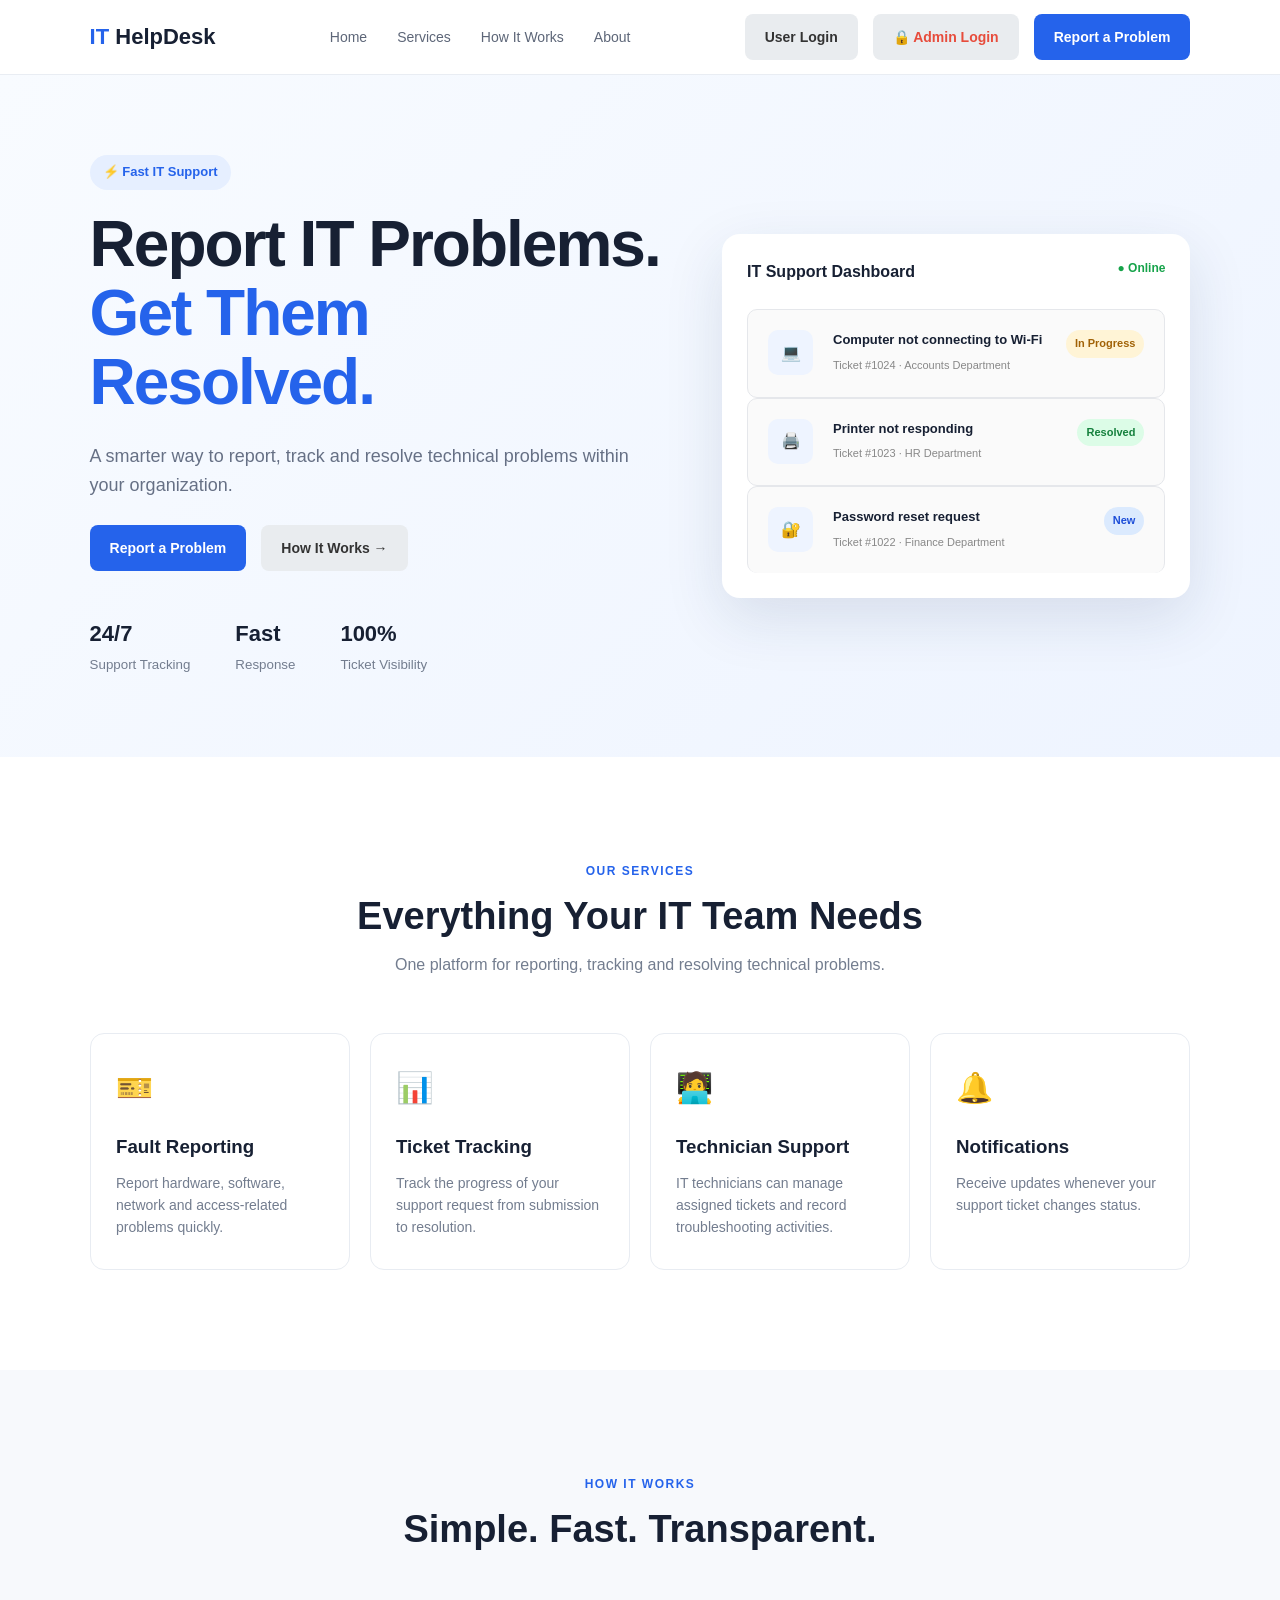
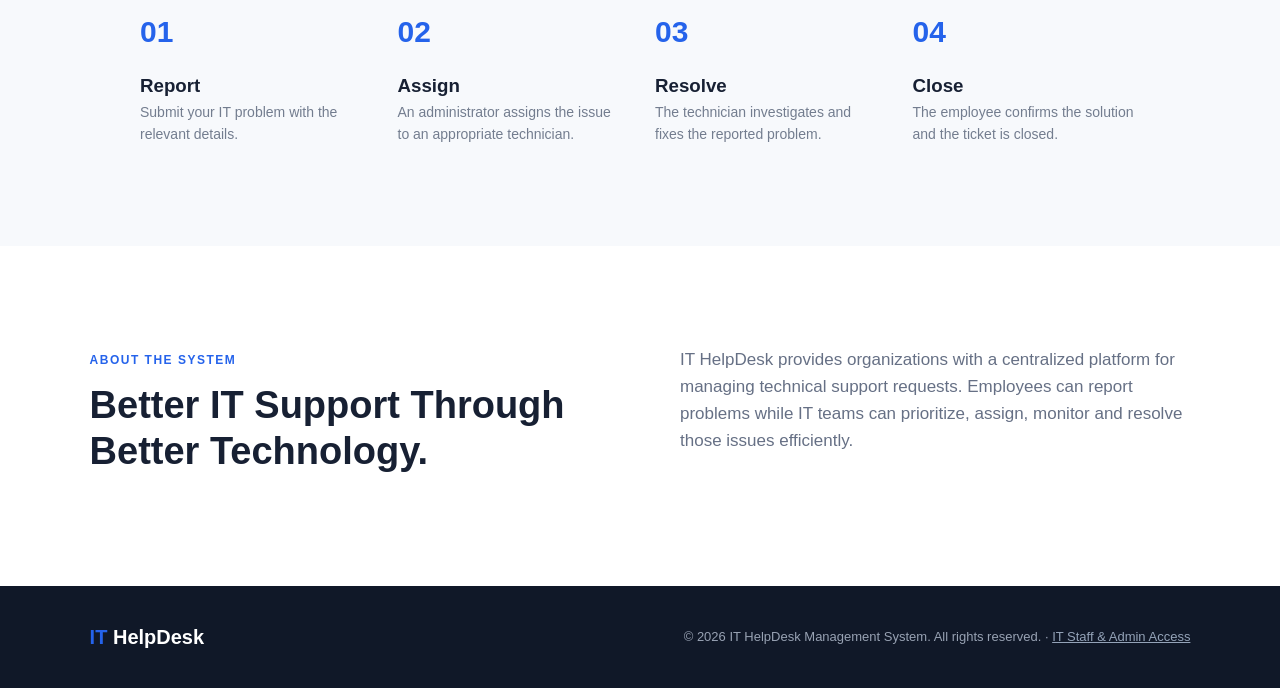
<file: index.html>
<!DOCTYPE html>
<html lang="en">
<head>
    <meta charset="UTF-8">
    <meta name="viewport" content="width=device-width, initial-scale=1.0">

    <title>IT HelpDesk | Report & Resolve</title>

    <link rel="stylesheet" href="css/style.css">
</head>

<body>

    <!-- Navigation -->
    <header class="navbar">
        <div class="logo">
            <span>IT</span> HelpDesk
        </div>

        <nav>
            <a href="#home">Home</a>
            <a href="#services">Services</a>
            <a href="#how-it-works">How It Works</a>
            <a href="#about">About</a>
        </nav>

        <div class="nav-buttons">
            <a href="login.html" class="secondary-btn">
                User Login
            </a>
            <a href="admin-login.html" class="secondary-btn" style="border-color: #e74c3c; color: #e74c3c;">
                🔒 Admin Login
            </a>
            <a href="login.html" class="primary-btn">
                Report a Problem
            </a>
        </div>
    </header>


    <!-- Hero Section -->
    <section id="home" class="hero">

        <div class="hero-content">

            <div class="badge">
                ⚡ Fast IT Support
            </div>

            <h1>
                Report IT Problems.
                <span>Get Them Resolved.</span>
            </h1>

            <p>
                A smarter way to report, track and resolve technical
                problems within your organization.
            </p>

            <div class="hero-buttons">
                <a href="login.html" class="primary-btn large">
                    Report a Problem
                </a>

                <a href="#how-it-works" class="secondary-btn">
                    How It Works →
                </a>
            </div>

            <div class="hero-stats">

                <div>
                    <strong>24/7</strong>
                    <small>Support Tracking</small>
                </div>

                <div>
                    <strong>Fast</strong>
                    <small>Response</small>
                </div>

                <div>
                    <strong>100%</strong>
                    <small>Ticket Visibility</small>
                </div>

            </div>

        </div>

        <!-- Dashboard Preview -->
        <div class="dashboard-preview">

            <div class="preview-header">
                <span>IT Support Dashboard</span>
                <span class="online">● Online</span>
            </div>

            <div class="ticket-card">

                <div class="ticket-icon">💻</div>

                <div class="ticket-info">
                    <strong>Computer not connecting to Wi-Fi</strong>
                    <small>Ticket #1024 · Accounts Department</small>
                </div>

                <span class="status progress">
                    In Progress
                </span>

            </div>

            <div class="ticket-card">

                <div class="ticket-icon">🖨️</div>

                <div class="ticket-info">
                    <strong>Printer not responding</strong>
                    <small>Ticket #1023 · HR Department</small>
                </div>

                <span class="status resolved">
                    Resolved
                </span>

            </div>

            <div class="ticket-card">

                <div class="ticket-icon">🔐</div>

                <div class="ticket-info">
                    <strong>Password reset request</strong>
                    <small>Ticket #1022 · Finance Department</small>
                </div>

                <span class="status new">
                    New
                </span>

            </div>

        </div>

    </section>


    <!-- Services -->
    <section id="services" class="section">

        <div class="section-heading">
            <span>OUR SERVICES</span>

            <h2>
                Everything Your IT Team Needs
            </h2>

            <p>
                One platform for reporting, tracking and resolving
                technical problems.
            </p>
        </div>


        <div class="services-grid">

            <a href="login.html" class="service-card">
                <div class="service-icon">🎫</div>
                <h3>Fault Reporting</h3>
                <p>
                    Report hardware, software, network and
                    access-related problems quickly.
                </p>
            </a>


            <a href="login.html" class="service-card">
                <div class="service-icon">📊</div>
                <h3>Ticket Tracking</h3>
                <p>
                    Track the progress of your support request
                    from submission to resolution.
                </p>
            </a>


            <a href="admin-login.html" class="service-card">
                <div class="service-icon">🧑‍💻</div>
                <h3>Technician Support</h3>
                <p>
                    IT technicians can manage assigned tickets
                    and record troubleshooting activities.
                </p>
            </a>


            <a href="login.html" class="service-card">
                <div class="service-icon">🔔</div>
                <h3>Notifications</h3>
                <p>
                    Receive updates whenever your support ticket
                    changes status.
                </p>
            </a>

        </div>

    </section>


    <!-- How it works -->
    <section id="how-it-works" class="how-section">

        <div class="section-heading">
            <span>HOW IT WORKS</span>

            <h2>
                Simple. Fast. Transparent.
            </h2>
        </div>


        <div class="steps">

            <div class="step">
                <div class="step-number">01</div>
                <h3>Report</h3>
                <p>
                    Submit your IT problem with the relevant
                    details.
                </p>
            </div>


            <div class="step">
                <div class="step-number">02</div>
                <h3>Assign</h3>
                <p>
                    An administrator assigns the issue to
                    an appropriate technician.
                </p>
            </div>


            <div class="step">
                <div class="step-number">03</div>
                <h3>Resolve</h3>
                <p>
                    The technician investigates and fixes
                    the reported problem.
                </p>
            </div>


            <div class="step">
                <div class="step-number">04</div>
                <h3>Close</h3>
                <p>
                    The employee confirms the solution and
                    the ticket is closed.
                </p>
            </div>

        </div>

    </section>


    <!-- About -->
    <section id="about" class="about-section">

        <div>
            <span>ABOUT THE SYSTEM</span>

            <h2>
                Better IT Support Through Better Technology.
            </h2>
        </div>

        <p>
            IT HelpDesk provides organizations with a centralized
            platform for managing technical support requests.
            Employees can report problems while IT teams can
            prioritize, assign, monitor and resolve those issues
            efficiently.
        </p>

    </section>


    <!-- Footer -->
    <footer>

        <div class="footer-logo">
            <span>IT</span> HelpDesk
        </div>

        <p>
            © 2026 IT HelpDesk Management System. All rights reserved.
            · <a href="admin-login.html" style="color: #94a3b8; text-decoration: underline;">IT Staff & Admin Access</a>
        </p>

    </footer>


    <script src="js/script.js"></script>

</body>
</html>
</file>
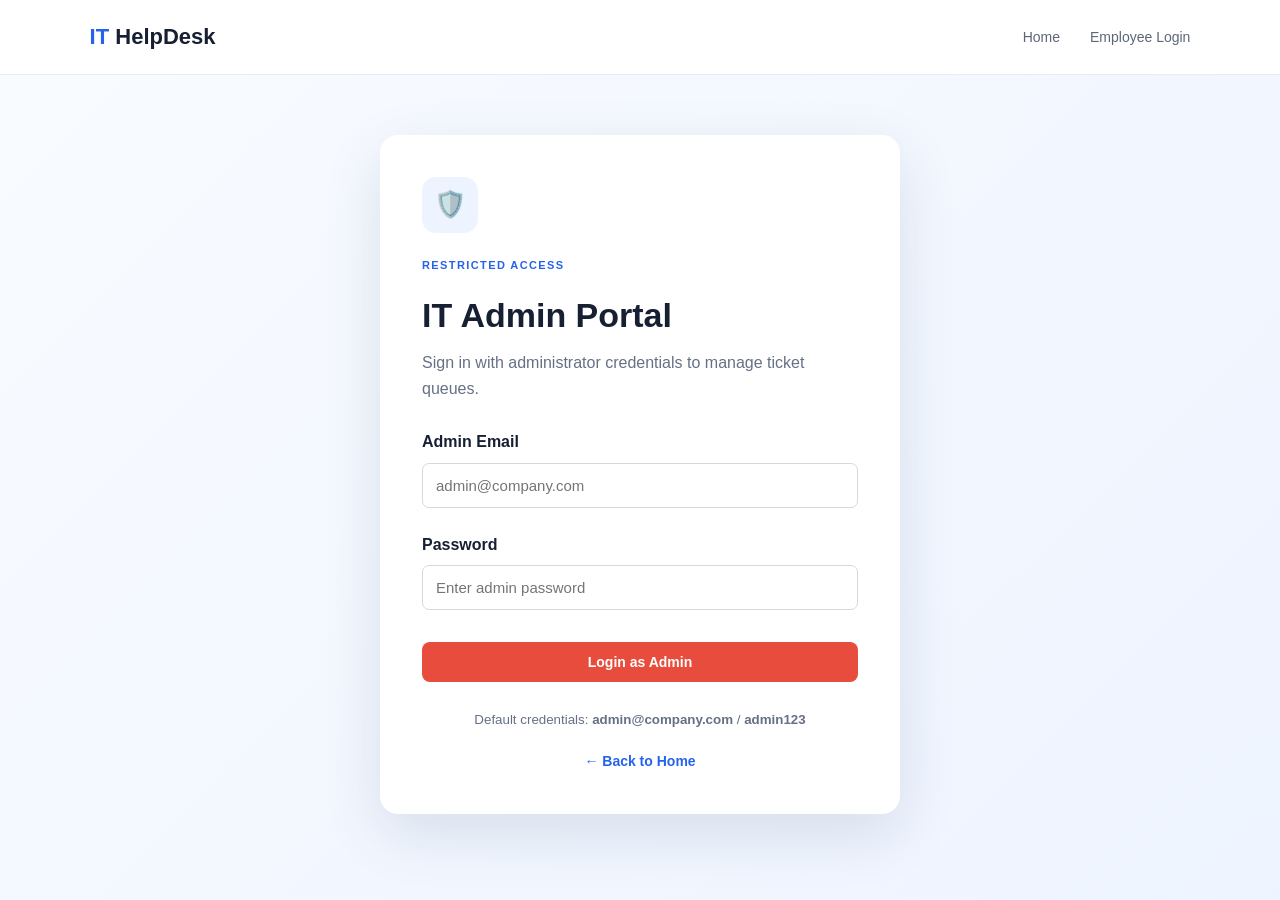
<file: admin-dashboard.html>
<!DOCTYPE html>
<html lang="en">
<head>
    <meta charset="UTF-8">
    <meta name="viewport" content="width=device-width, initial-scale=1.0">
    <title>Admin Dashboard | IT HelpDesk</title>
    <link rel="stylesheet" href="css/style.css">
</head>
<body class="admin-page">

    <!-- Header Navigation -->
    <header class="navbar">
        <a href="index.html" class="logo">
            <span>IT</span> HelpDesk <span class="badge-admin">Admin Portal</span>
        </a>
        <nav>
            <a href="admin-dashboard.html" class="active">Ticket Queue</a>
        </nav>
        <div class="nav-buttons">
            <button onclick="adminLogout()" class="secondary-btn logout-btn">Sign Out</button>
        </div>
    </header>

    <!-- Main Content -->
    <main class="dashboard-container">
        
        <div class="dashboard-header">
            <div>
                <h1>System Ticket Management</h1>
                <p>Assign technicians, update issue statuses, and track system support activity.</p>
            </div>
        </div>

        <!-- Metrics Overview -->
        <section class="stats-grid">
            <div class="stat-card">
                <h3>Total Tickets</h3>
                <p class="stat-number">0</p>
                <small>All time</small>
            </div>
            <div class="stat-card border-yellow">
                <h3>New / Pending</h3>
                <p class="stat-number">0</p>
                <small>Awaiting assignment</small>
            </div>
            <div class="stat-card border-blue">
                <h3>In Progress</h3>
                <p class="stat-number">0</p>
                <small>Under investigation</small>
            </div>
            <div class="stat-card border-green">
                <h3>Resolved</h3>
                <p class="stat-number">0</p>
                <small>Completed issues</small>
            </div>
        </section>

        <!-- Tickets Table Section -->
        <section class="table-container">
            <div class="table-header">
                <h2>All Support Requests</h2>
            </div>

            <div class="table-wrapper">
                <table class="ticket-table">
                    <thead>
                        <tr>
                            <th>Ticket ID</th>
                            <th>Submitted By</th>
                            <th>Category</th>
                            <th>Title / Description</th>
                            <th>Priority</th>
                            <th>Assigned Tech</th>
                            <th>Status</th>
                            <th>Action</th>
                        </tr>
                    </thead>
                    <tbody id="ticketTableBody">
                        <!-- Populated dynamically via script.js -->
                    </tbody>
                </table>
            </div>
        </section>

    </main>

    <script src="js/script.js"></script>
</body>
</html>
</file>
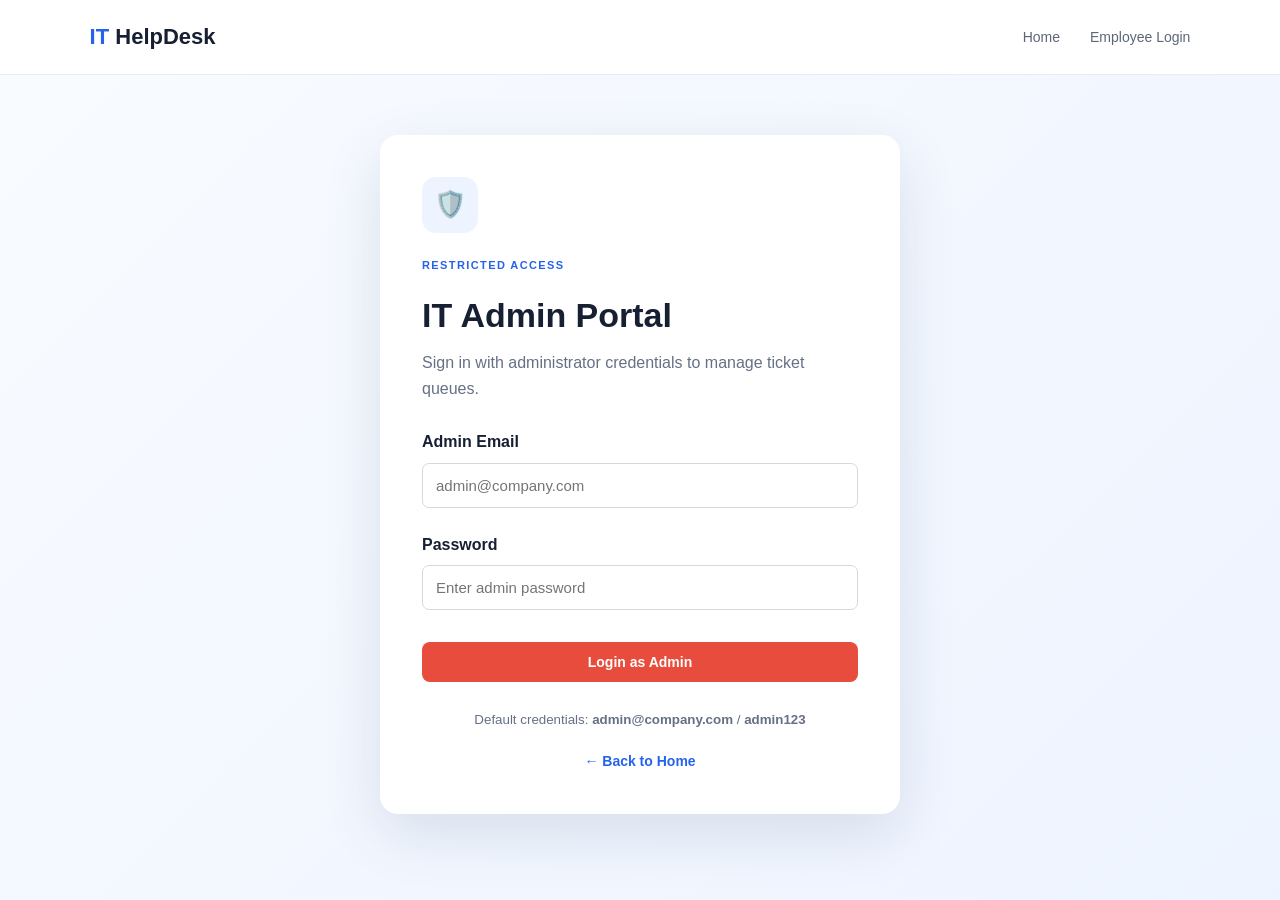
<file: admin-login.html>
<!DOCTYPE html>
<html lang="en">
<head>
    <meta charset="UTF-8">
    <meta name="viewport" content="width=device-width, initial-scale=1.0">
    <title>Admin Login | IT HelpDesk</title>
    <link rel="stylesheet" href="css/style.css">
</head>
<body class="auth-page">

<header class="navbar">
    <a href="index.html" class="logo"><span>IT</span> HelpDesk</a>
    <nav>
        <a href="index.html">Home</a>
        <a href="login.html">Employee Login</a>
    </nav>
</header>

<main class="auth-container">
    <section class="auth-card">
        <div class="auth-icon">🛡️</div>
        <span class="page-label">RESTRICTED ACCESS</span>
        <h1>IT Admin Portal</h1>
        <p class="auth-subtitle">Sign in with administrator credentials to manage ticket queues.</p>

        <form id="adminLoginForm" class="auth-form" onsubmit="return false;">
            <div class="form-group">
                <label for="adminEmail">Admin Email</label>
                <input type="email" id="adminEmail" placeholder="admin@company.com" required>
            </div>

            <div class="form-group">
                <label for="adminPassword">Password</label>
                <input type="password" id="adminPassword" placeholder="Enter admin password" required>
            </div>

            <div id="adminLoginMessage" class="form-message" hidden></div>

            <button type="submit" class="primary-btn auth-submit" style="background-color: #e74c3c;">Login as Admin</button>
        </form>

        <p class="auth-footer">
            <small>Default credentials: <strong>admin@company.com</strong> / <strong>admin123</strong></small>
        </p>

        <a href="index.html" class="back-link">← Back to Home</a>
    </section>
</main>

<script src="js/script.js"></script>
</body>
</html>
</file>
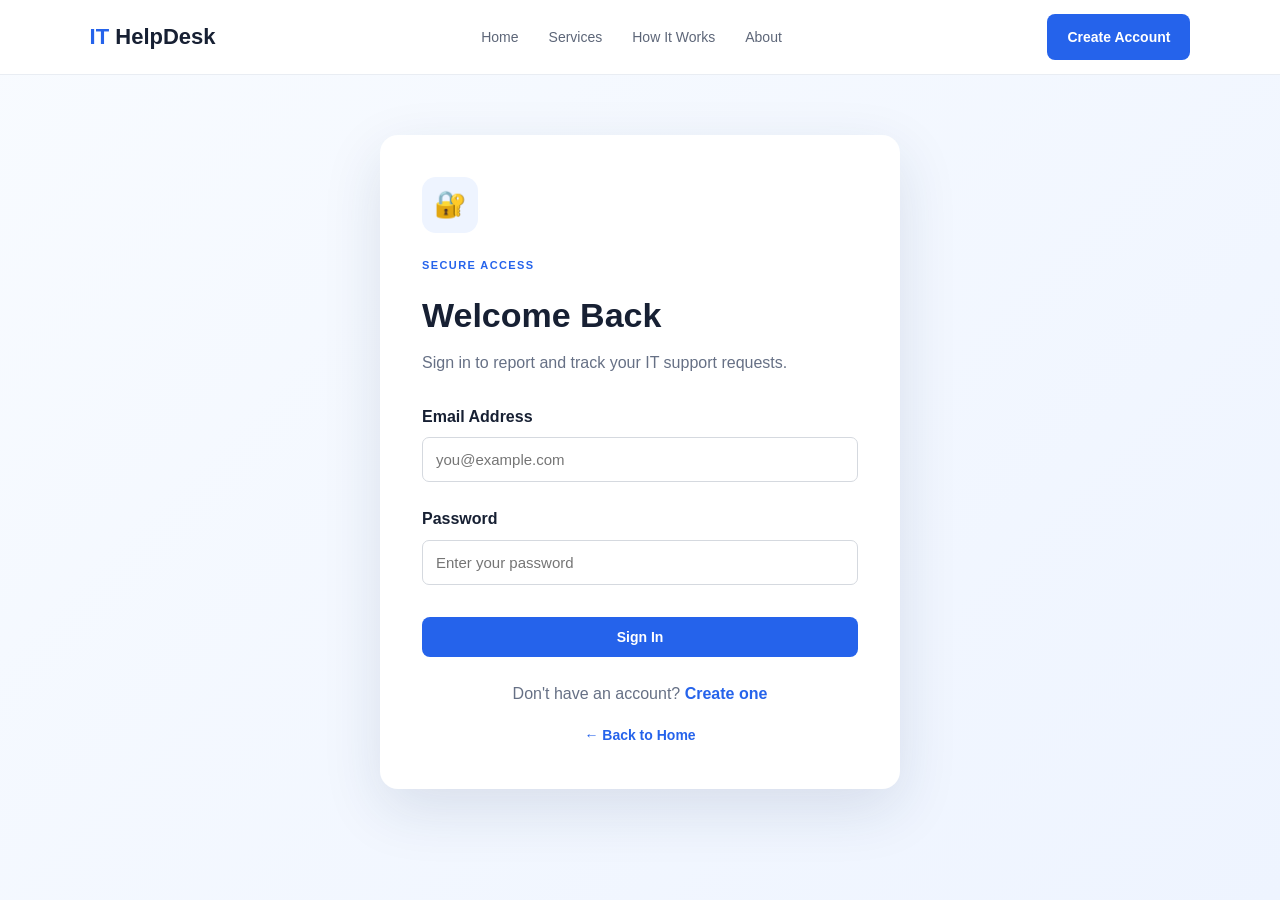
<file: login.html>
<!DOCTYPE html>
<html lang="en">
<head>
    <meta charset="UTF-8">
    <meta name="viewport" content="width=device-width, initial-scale=1.0">
    <title>Login | IT HelpDesk</title>
    <link rel="stylesheet" href="css/style.css">
</head>
<body class="auth-page">

<header class="navbar">
    <a href="index.html" class="logo"><span>IT</span> HelpDesk</a>
    <nav>
        <a href="index.html">Home</a>
        <a href="index.html#services">Services</a>
        <a href="index.html#how-it-works">How It Works</a>
        <a href="index.html#about">About</a>
    </nav>
    <div class="nav-buttons">
        <a href="register.html" class="primary-btn">Create Account</a>
    </div>
</header>

<main class="auth-container">
    <section class="auth-card">
        <div class="auth-icon">🔐</div>
        <span class="page-label">SECURE ACCESS</span>
        <h1>Welcome Back</h1>
        <p class="auth-subtitle">Sign in to report and track your IT support requests.</p>

        <form id="loginForm" class="auth-form" onsubmit="return false;">
            <div class="form-group">
                <label for="email">Email Address</label>
                <input type="email" id="email" placeholder="you@example.com" required>
            </div>

            <div class="form-group">
                <label for="password">Password</label>
                <input type="password" id="password" minlength="6" placeholder="Enter your password" required>
            </div>

            <div id="loginMessage" class="form-message" hidden></div>

            <button type="submit" class="primary-btn auth-submit">Sign In</button>
        </form>

        <p class="auth-footer">
            Don't have an account?
            <a href="register.html">Create one</a>
        </p>

        <a href="index.html" class="back-link">← Back to Home</a>
    </section>
</main>

<script src="js/script.js"></script>
</body>
</html>
</file>
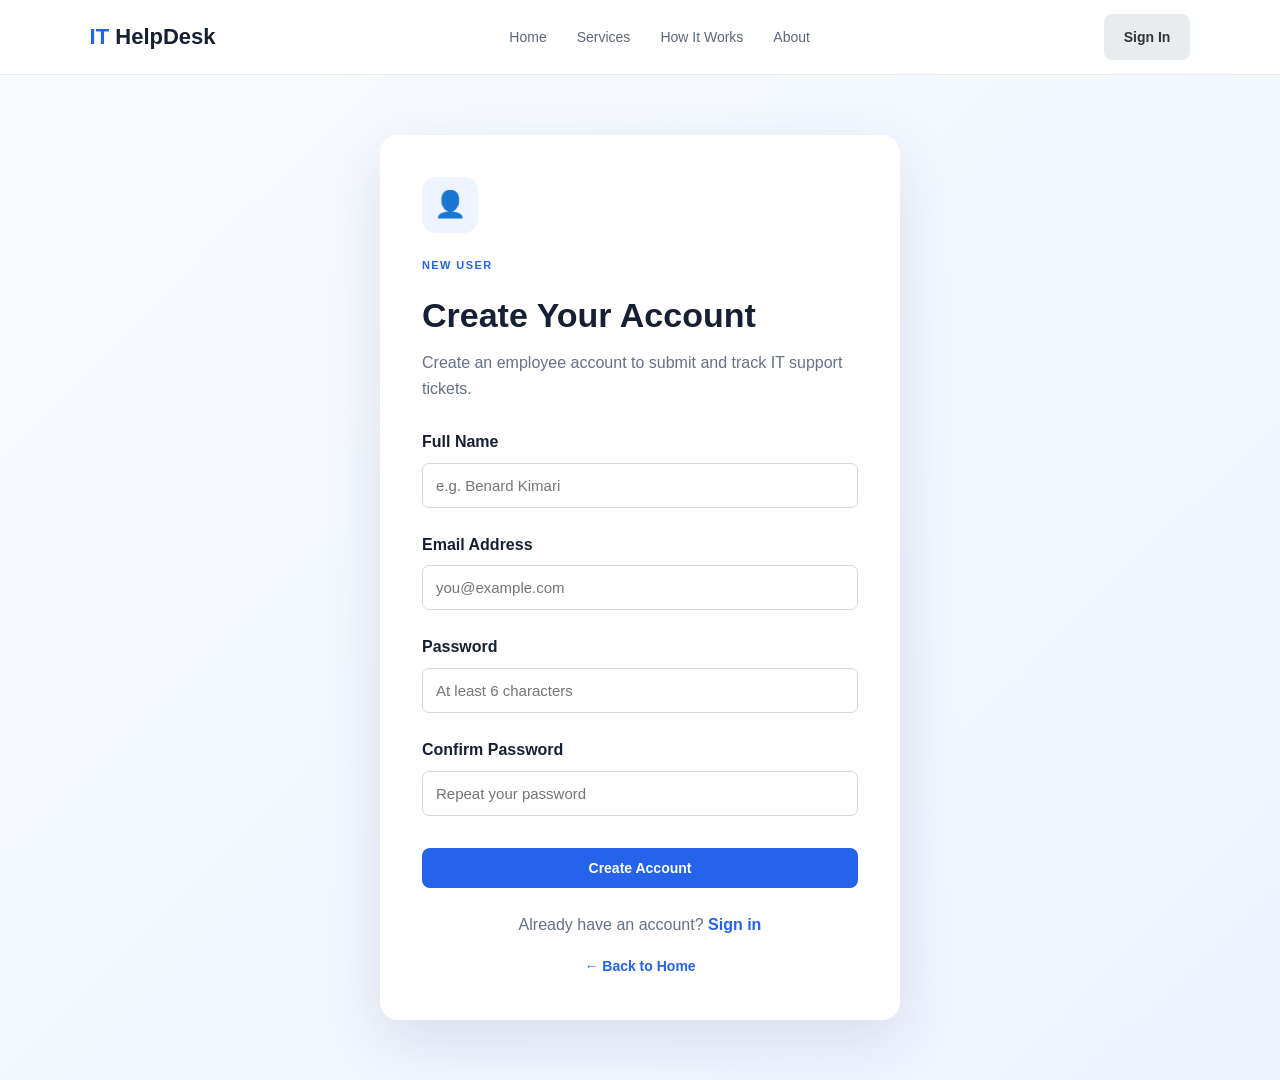
<file: register.html>
<!DOCTYPE html>
<html lang="en">
<head>
    <meta charset="UTF-8">
    <meta name="viewport" content="width=device-width, initial-scale=1.0">
    <title>Create Account | IT HelpDesk</title>
    <link rel="stylesheet" href="css/style.css">
</head>
<body class="auth-page">

<header class="navbar">
    <a href="index.html" class="logo"><span>IT</span> HelpDesk</a>
    <nav>
        <a href="index.html">Home</a>
        <a href="index.html#services">Services</a>
        <a href="index.html#how-it-works">How It Works</a>
        <a href="index.html#about">About</a>
    </nav>
    <div class="nav-buttons">
        <a href="login.html" class="secondary-btn">Sign In</a>
    </div>
</header>

<main class="auth-container">
    <section class="auth-card">
        <div class="auth-icon">👤</div>
        <span class="page-label">NEW USER</span>
        <h1>Create Your Account</h1>
        <p class="auth-subtitle">Create an employee account to submit and track IT support tickets.</p>

        <form id="registerForm" class="auth-form" onsubmit="return false;">
            <div class="form-group">
                <label for="name">Full Name</label>
                <input type="text" id="name" maxlength="80" placeholder="e.g. Benard Kimari" required>
            </div>

            <div class="form-group">
                <label for="email">Email Address</label>
                <input type="email" id="email" placeholder="you@example.com" required>
            </div>

            <div class="form-group">
                <label for="password">Password</label>
                <input type="password" id="password" minlength="6" placeholder="At least 6 characters" required>
            </div>

            <div class="form-group">
                <label for="confirmPassword">Confirm Password</label>
                <input type="password" id="confirmPassword" minlength="6" placeholder="Repeat your password" required>
            </div>

            <div id="registerMessage" class="form-message" hidden></div>

            <button type="submit" class="primary-btn auth-submit">Create Account</button>
        </form>

        <p class="auth-footer">
            Already have an account?
            <a href="login.html">Sign in</a>
        </p>

        <a href="index.html" class="back-link">← Back to Home</a>
    </section>
</main>

<script src="js/script.js"></script>
</body>
</html>
</file>
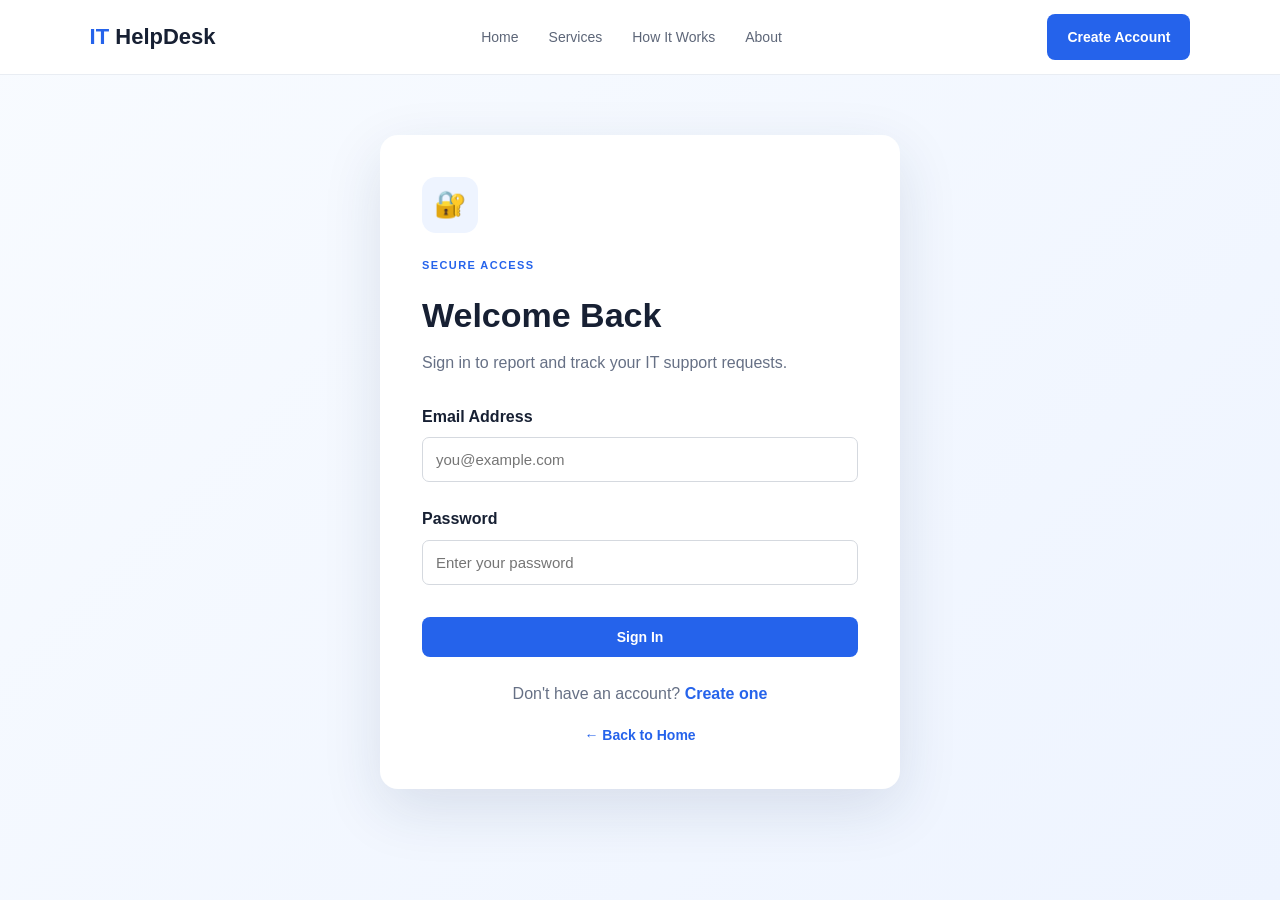
<file: employee/create-ticket.html>
<!DOCTYPE html>
<html lang="en">
<head>
    <meta charset="UTF-8">
    <meta name="viewport" content="width=device-width, initial-scale=1.0">
    <title>Report a Fault | IT HelpDesk</title>
    <link rel="stylesheet" href="../css/style.css">
</head>
<body>

<header class="navbar">
    <div class="logo"><span>IT</span> HelpDesk</div>

    <nav>
        <a href="dashboard.html">Dashboard</a>
        <a href="create-ticket.html" class="active">Report Fault</a>
        <a href="tickets.html">My Tickets</a>
        <a href="../index.html">Home</a>
    </nav>

    <button type="button" onclick="logout()" class="logout-btn">Logout</button>
</header>

<main class="form-container">
    <div class="form-header">
        <span class="page-label">SUPPORT REQUEST</span>
        <h1>Report an IT Problem</h1>
        <p>Give us enough information to help the IT team diagnose and resolve your problem quickly.</p>
    </div>

    <form id="ticketForm" class="ticket-form">
        <div class="form-group">
            <label for="title">Problem Title</label>
            <input type="text" id="title" maxlength="100"
                   placeholder="e.g. Computer cannot connect to Wi-Fi" required>
        </div>

        <div class="form-row">
            <div class="form-group">
                <label for="category">Category</label>
                <select id="category" required>
                    <option value="">Select category</option>
                    <option value="Hardware">Hardware</option>
                    <option value="Software">Software</option>
                    <option value="Network">Network</option>
                    <option value="Email">Email</option>
                    <option value="Security">Security</option>
                    <option value="Access">Access / Account</option>
                    <option value="Other">Other</option>
                </select>
            </div>

            <div class="form-group">
                <label for="priority">Priority</label>
                <select id="priority" required>
                    <option value="">Select priority</option>
                    <option value="Low">Low</option>
                    <option value="Medium">Medium</option>
                    <option value="High">High</option>
                    <option value="Critical">Critical</option>
                </select>
            </div>
        </div>

        <div class="form-group">
            <label for="description">Problem Description</label>
            <textarea id="description" rows="7" maxlength="1000"
                      placeholder="Describe what happened, when it started, and any error message you saw..." required></textarea>
            <small id="descriptionCount" class="field-help">0 / 1000</small>
        </div>

        <div id="ticketMessage" class="form-message" hidden></div>

        <div class="form-actions">
            <a href="dashboard.html" class="secondary-btn">Cancel</a>
            <button type="submit" class="primary-btn">Submit Fault</button>
        </div>
    </form>
</main>

<script src="../js/script.js"></script>
</body>
</html>
</file>
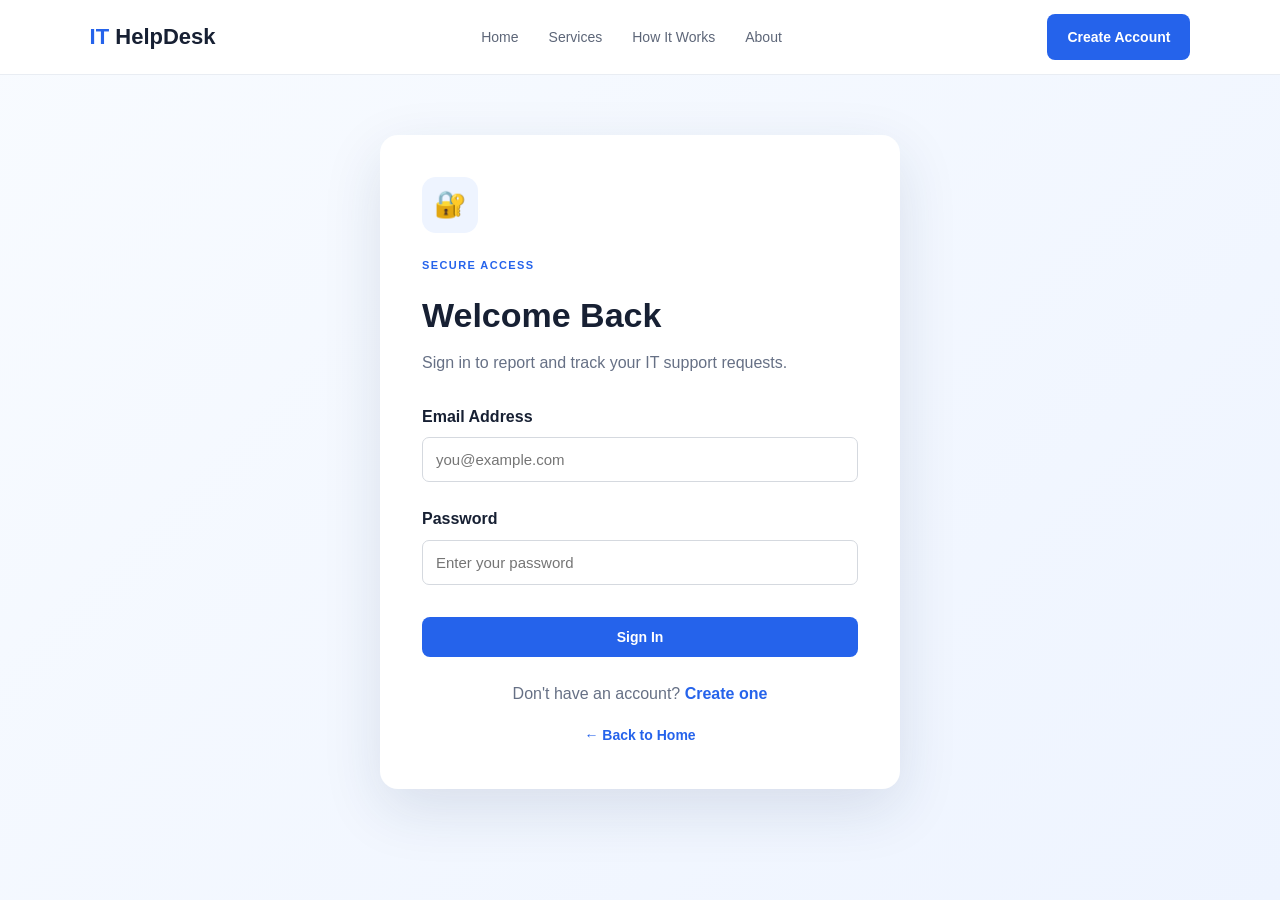
<file: employee/tickets.html>
<!DOCTYPE html>
<html lang="en">

<head>

    <meta charset="UTF-8">

    <meta name="viewport"
          content="width=device-width, initial-scale=1.0">

    <title>My Tickets | IT HelpDesk</title>

    <link rel="stylesheet" href="../css/style.css">

</head>


<body>


<header class="navbar">

    <div class="logo">
        IT HelpDesk
    </div>


    <nav>

        <a href="dashboard.html">
            Dashboard
        </a>

        <a href="create-ticket.html">
            Report Fault
        </a>

        <a href="tickets.html">
            My Tickets
        </a>

        <a href="../index.html">
            Home
        </a>

    </nav>


    <button onclick="logout()" class="logout-btn">
        Logout
    </button>

</header>



<main class="dashboard-container">


    <div class="dashboard-header">

        <div>

            <h1>
                My Tickets
            </h1>

            <p>
                Track all IT problems you have reported.
            </p>

        </div>


        <a href="create-ticket.html"
           class="primary-btn">

            + Report a Problem

        </a>

    </div>



    <section class="dashboard-section">

        <div id="allTickets"
             class="ticket-list">

            <p>
                No tickets submitted yet.
            </p>

        </div>

    </section>


</main>



<script src="../js/script.js"></script>


</body>

</html>
</file>
<file: css/style.css>
* {
    margin: 0;
    padding: 0;
    box-sizing: border-box;
}

html {
    scroll-behavior: smooth;
}

body {
    font-family: Arial, Helvetica, sans-serif;
    background: #f7f9fc;
    color: #172033;
    line-height: 1.6;
}

a {
    text-decoration: none;
    color: inherit;
}

/* Navigation */

.navbar {
    height: 75px;
    background: white;
    display: flex;
    align-items: center;
    justify-content: space-between;
    padding: 0 7%;
    border-bottom: 1px solid #e9edf3;
    position: sticky;
    top: 0;
    z-index: 1000;
}

.logo {
    font-size: 22px;
    font-weight: 700;
}

.logo span,
.footer-logo span {
    color: #2563eb;
}

.navbar nav {
    display: flex;
    gap: 30px;
}

.navbar nav a {
    font-size: 14px;
    color: #5d6678;
    transition: 0.3s;
}

.navbar nav a:hover {
    color: #2563eb;
}

.nav-buttons {
    display: flex;
    align-items: center;
    gap: 15px;
}

.login-btn {
    font-size: 14px;
    font-weight: 600;
}

.primary-btn {
    background: #2563eb;
    color: white;
    padding: 11px 20px;
    border-radius: 8px;
    font-size: 14px;
    font-weight: 600;
    display: inline-block;
    transition: 0.3s;
}

.primary-btn:hover {
    background: #1d4ed8;
    transform: translateY(-2px);
}

.large {
    padding: 15px 25px;
}

.secondary-btn {
    border: 1px solid #d9dee8;
    background: white;
    padding: 14px 22px;
    border-radius: 8px;
    font-weight: 600;
    font-size: 14px;
}


/* Hero */

.hero {
    min-height: 650px;
    padding: 80px 7%;
    display: grid;
    grid-template-columns: 1.1fr 0.9fr;
    gap: 60px;
    align-items: center;
    background: linear-gradient(135deg, #f8fbff, #eef4ff);
}

.badge {
    display: inline-block;
    background: #e6efff;
    color: #2563eb;
    padding: 7px 13px;
    border-radius: 20px;
    font-size: 13px;
    font-weight: 600;
    margin-bottom: 20px;
}

.hero h1 {
    font-size: clamp(40px, 5vw, 65px);
    line-height: 1.08;
    letter-spacing: -2px;
    max-width: 700px;
}

.hero h1 span {
    display: block;
    color: #2563eb;
}

.hero p {
    color: #667085;
    max-width: 570px;
    margin: 25px 0;
    font-size: 18px;
}

.hero-buttons {
    display: flex;
    gap: 15px;
    align-items: center;
}

.hero-stats {
    display: flex;
    gap: 45px;
    margin-top: 45px;
}

.hero-stats strong {
    display: block;
    font-size: 22px;
}

.hero-stats small {
    color: #737d8f;
}


/* Dashboard Preview */

.dashboard-preview {
    background: white;
    border-radius: 18px;
    padding: 25px;
    box-shadow: 0 20px 60px rgba(25, 50, 90, 0.12);
}

.preview-header {
    display: flex;
    justify-content: space-between;
    font-weight: 700;
    margin-bottom: 25px;
}

.online {
    color: #16a34a;
    font-size: 12px;
}

.ticket-card {
    display: flex;
    align-items: center;
    gap: 15px;
    padding: 18px 0;
    border-bottom: 1px solid #edf0f4;
}

.ticket-card:last-child {
    border-bottom: none;
}

.ticket-icon {
    width: 45px;
    height: 45px;
    display: grid;
    place-items: center;
    background: #eef4ff;
    border-radius: 10px;
}

.ticket-info {
    flex: 1;
}

.ticket-info strong {
    display: block;
    font-size: 13px;
}

.ticket-info small {
    color: #8a93a3;
    font-size: 11px;
}

.status {
    font-size: 11px;
    padding: 5px 9px;
    border-radius: 20px;
    font-weight: 600;
}

.progress {
    background: #fff4d6;
    color: #a16207;
}

.resolved {
    background: #dcfce7;
    color: #15803d;
}

.new {
    background: #dbeafe;
    color: #1d4ed8;
}


/* General sections */

.section {
    padding: 100px 7%;
    background: white;
}

.section-heading {
    text-align: center;
    max-width: 650px;
    margin: auto;
}

.section-heading span,
.about-section span {
    color: #2563eb;
    font-size: 12px;
    font-weight: 700;
    letter-spacing: 1.5px;
}

.section-heading h2,
.about-section h2 {
    font-size: 38px;
    line-height: 1.2;
    margin: 12px 0;
}

.section-heading p {
    color: #737d8f;
}


/* Services */

.services-grid {
    max-width: 1100px;
    margin: 55px auto 0;
    display: grid;
    grid-template-columns: repeat(4, 1fr);
    gap: 20px;
}

.service-card {
    border: 1px solid #e8ecf2;
    padding: 30px 25px;
    border-radius: 14px;
    transition: 0.3s;
}

.service-card:hover {
    transform: translateY(-6px);
    box-shadow: 0 15px 35px rgba(20, 40, 80, 0.08);
}

.service-icon {
    font-size: 30px;
    margin-bottom: 20px;
}

.service-card h3 {
    margin-bottom: 10px;
}

.service-card p {
    color: #737d8f;
    font-size: 14px;
}


/* How it works */

.how-section {
    padding: 100px 7%;
    background: #f7f9fc;
}

.steps {
    max-width: 1000px;
    margin: 55px auto 0;
    display: grid;
    grid-template-columns: repeat(4, 1fr);
    gap: 30px;
}

.step-number {
    color: #2563eb;
    font-size: 30px;
    font-weight: 700;
    margin-bottom: 15px;
}

.step p {
    color: #737d8f;
    font-size: 14px;
}


/* About */

.about-section {
    padding: 100px 7%;
    display: grid;
    grid-template-columns: 1fr 1fr;
    gap: 80px;
    background: white;
}

.about-section p {
    color: #667085;
    font-size: 17px;
}


/* Footer */

footer {
    padding: 35px 7%;
    background: #101828;
    color: white;
    display: flex;
    justify-content: space-between;
    align-items: center;
}

.footer-logo {
    font-size: 20px;
    font-weight: 700;
}

footer p {
    color: #98a2b3;
    font-size: 13px;
}


/* Responsive */

@media (max-width: 1000px) {

    .navbar nav {
        display: none;
    }

    .hero {
        grid-template-columns: 1fr;
    }

    .services-grid {
        grid-template-columns: repeat(2, 1fr);
    }

    .steps {
        grid-template-columns: repeat(2, 1fr);
    }

    .about-section {
        grid-template-columns: 1fr;
    }
}


@media (max-width: 600px) {

    .navbar {
        padding: 0 5%;
    }

    .nav-buttons .primary-btn {
        display: none;
    }

    .hero {
        padding: 60px 5%;
    }

    .hero h1 {
        font-size: 42px;
    }

    .hero-buttons {
        flex-direction: column;
        align-items: stretch;
    }

    .hero-stats {
        gap: 20px;
        flex-wrap: wrap;
    }

    .services-grid,
    .steps {
        grid-template-columns: 1fr;
    }

    .section,
    .how-section,
    .about-section {
        padding: 70px 5%;
    }

    footer {
        flex-direction: column;
        gap: 15px;
        text-align: center;
    }
}
/* ==========================================
   DASHBOARD
========================================== */

.dashboard-container {
    width: 90%;
    max-width: 1200px;
    margin: 50px auto;
}

.dashboard-header {
    display: flex;
    justify-content: space-between;
    align-items: center;
    gap: 20px;
    margin-bottom: 35px;
}

.dashboard-header h1 {
    margin-bottom: 8px;
}

.dashboard-header p {
    color: #666;
}


/* ==========================================
   BUTTONS
========================================== */

.primary-btn,
.secondary-btn,
.logout-btn {
    border: none;
    cursor: pointer;
    text-decoration: none;
    display: inline-block;
    padding: 12px 20px;
    border-radius: 8px;
    font-weight: 600;
}

.secondary-btn {
    background: #e9ecef;
    color: #333;
}

.logout-btn {
    background: #dc3545;
    color: white;
}


/* ==========================================
   STATS
========================================== */

.stats-grid {
    display: grid;
    grid-template-columns:
        repeat(4, 1fr);

    gap: 20px;

    margin-bottom: 40px;
}

.stat-card {
    background: white;
    padding: 25px;
    border-radius: 12px;
    box-shadow:
        0 4px 15px rgba(0,0,0,0.08);
}

.stat-card h3 {
    color: #666;
    font-size: 15px;
}

.stat-card p {
    font-size: 32px;
    font-weight: bold;
    margin-top: 10px;
}


/* ==========================================
   DASHBOARD SECTION
========================================== */

.dashboard-section {
    background: white;
    padding: 30px;
    border-radius: 12px;
    box-shadow:
        0 4px 15px rgba(0,0,0,0.08);
}

.section-header {
    display: flex;
    justify-content: space-between;
    margin-bottom: 25px;
}


/* ==========================================
   TICKETS
========================================== */

.ticket-list {
    display: flex;
    flex-direction: column;
    gap: 15px;
}

.ticket-card {
    display: flex;
    justify-content: space-between;
    align-items: flex-start;
    gap: 20px;

    padding: 20px;

    border: 1px solid #e5e7eb;

    border-radius: 10px;

    background: #fafafa;
}

.ticket-card h3 {
    margin-bottom: 8px;
}

.ticket-card p {
    color: #555;
    margin: 6px 0;
}

.ticket-card small {
    color: #888;
}


/* ==========================================
   STATUS
========================================== */

.status-badge {
    padding: 7px 13px;
    border-radius: 20px;
    background: #e7f1ff;
    color: #0d6efd;
    font-size: 13px;
    font-weight: bold;
    white-space: nowrap;
}


/* ==========================================
   EMPTY STATE
========================================== */

.empty-state {
    text-align: center;
    padding: 50px 20px;
}

.empty-state p {
    margin: 10px 0 25px;
}


/* ==========================================
   FORM
========================================== */

.form-container {
    width: 90%;
    max-width: 850px;
    margin: 50px auto;
}

.form-header {
    margin-bottom: 30px;
}

.form-header p {
    color: #666;
    margin-top: 10px;
}

.ticket-form {
    background: white;
    padding: 35px;
    border-radius: 12px;

    box-shadow:
        0 4px 15px rgba(0,0,0,0.08);
}

.form-group {
    display: flex;
    flex-direction: column;
    margin-bottom: 20px;
}

.form-group label {
    font-weight: 600;
    margin-bottom: 8px;
}

.form-group input,
.form-group select,
.form-group textarea {
    padding: 13px;

    border: 1px solid #d5d9df;

    border-radius: 7px;

    font-size: 15px;

    font-family: inherit;
}

.form-group textarea {
    resize: vertical;
}

.form-row {
    display: grid;
    grid-template-columns: 1fr 1fr;
    gap: 20px;
}

.form-actions {
    display: flex;
    justify-content: flex-end;
    gap: 12px;
    margin-top: 25px;
}


/* ==========================================
   MOBILE
========================================== */

@media (max-width: 768px) {

    .stats-grid {
        grid-template-columns: 1fr 1fr;
    }

    .dashboard-header {
        flex-direction: column;
        align-items: flex-start;
    }

    .form-row {
        grid-template-columns: 1fr;
    }

    .ticket-card {
        flex-direction: column;
    }

}


@media (max-width: 500px) {

    .stats-grid {
        grid-template-columns: 1fr;
    }

}

/* ==========================================
   AUTHENTICATION PAGES
========================================== */

.auth-page {
    min-height: 100vh;
    background: linear-gradient(135deg, #f8fbff, #eef4ff);
}

.auth-container {
    width: 92%;
    max-width: 520px;
    margin: 60px auto;
}

.auth-card {
    background: #fff;
    padding: 42px;
    border-radius: 18px;
    box-shadow: 0 20px 60px rgba(25, 50, 90, 0.12);
}

.auth-icon {
    width: 56px;
    height: 56px;
    display: grid;
    place-items: center;
    background: #eef4ff;
    border-radius: 14px;
    font-size: 26px;
    margin-bottom: 18px;
}

.page-label {
    display: inline-block;
    color: #2563eb;
    font-size: 11px;
    font-weight: 800;
    letter-spacing: 1.4px;
    margin-bottom: 8px;
}

.auth-card h1 {
    font-size: 34px;
    margin: 5px 0 8px;
}

.auth-subtitle {
    color: #667085;
    margin-bottom: 28px;
}

.auth-form {
    display: flex;
    flex-direction: column;
    gap: 4px;
}

.auth-submit {
    width: 100%;
    border: 0;
    cursor: pointer;
    margin-top: 8px;
}

.auth-footer {
    text-align: center;
    margin-top: 24px;
    color: #667085;
}

.auth-footer a,
.back-link {
    color: #2563eb;
    font-weight: 600;
}

.back-link {
    display: block;
    text-align: center;
    margin-top: 18px;
    font-size: 14px;
}

.form-message {
    padding: 12px 14px;
    border-radius: 8px;
    margin: 8px 0 10px;
    font-size: 14px;
}

.form-message.error {
    background: #fff1f2;
    color: #be123c;
    border: 1px solid #fecdd3;
}

.form-message.success {
    background: #f0fdf4;
    color: #15803d;
    border: 1px solid #bbf7d0;
}

.field-help {
    color: #8a93a3;
    text-align: right;
    margin-top: 4px;
}

.service-card {
    color: inherit;
}

.navbar nav a.active {
    color: #2563eb;
    font-weight: 600;
}

@media (max-width: 600px) {
    .auth-card {
        padding: 28px 22px;
    }

    .auth-card h1 {
        font-size: 29px;
    }
}
/* Admin Layout & Sidebar */
.badge-admin { background: #e74c3c; color: #fff; padding: 2px 6px; font-size: 0.7rem; border-radius: 4px; margin-left: 5px; }
.admin-navbar { display: flex; justify-content: space-between; align-items: center; border-bottom: 1px solid #e0e0e0; }
.btn-sm { padding: 6px 12px; font-size: 0.85rem; }

.admin-layout { display: flex; min-height: calc(100vh - 60px); }
.sidebar { width: 220px; background: #1e293b; color: #fff; padding: 20px 0; }
.sidebar-nav a { display: block; color: #94a3b8; padding: 12px 20px; text-decoration: none; font-size: 0.95rem; }
.sidebar-nav a:hover, .sidebar-nav a.active { background: #334155; color: #fff; }

.admin-main { flex: 1; padding: 25px; background: #f8fafc; }

/* Dashboard Cards */
.stats-grid { display: grid; grid-template-columns: repeat(auto-fit, minmax(200px, 1fr)); gap: 15px; margin-bottom: 25px; }
.stat-card { background: #fff; padding: 20px; border-radius: 8px; box-shadow: 0 2px 4px rgba(0,0,0,0.05); border-left: 4px solid #94a3b8; }
.stat-card.border-yellow { border-left-color: #f1c40f; }
.stat-card.border-blue { border-left-color: #3498db; }
.stat-card.border-green { border-left-color: #2ecc71; }
.stat-number { font-size: 1.8rem; font-weight: bold; margin: 5px 0; }
.stat-desc { font-size: 0.8rem; color: #64748b; }

/* Admin Table */
.table-container { background: #fff; border-radius: 8px; padding: 20px; box-shadow: 0 2px 4px rgba(0,0,0,0.05); }
.table-header { display: flex; justify-content: space-between; align-items: center; margin-bottom: 15px; flex-wrap: wrap; gap: 10px; }
.filter-controls { display: flex; gap: 10px; }
.filter-controls input, .filter-controls select { padding: 8px 12px; border: 1px solid #cbd5e1; border-radius: 6px; }

.admin-table { width: 100%; border-collapse: collapse; text-align: left; font-size: 0.9rem; }
.admin-table th, .admin-table td { padding: 12px 10px; border-bottom: 1px solid #e2e8f0; }
.admin-table th { background: #f1f5f9; color: #475569; }

/* Status & Priority Pills */
.status-pill { padding: 4px 8px; border-radius: 12px; font-size: 0.75rem; font-weight: 600; }
.status-pill.new { background: #fef3c7; color: #d97706; }
.status-pill.progress { background: #e0f2fe; color: #0284c7; }
.status-pill.resolved { background: #dcfce7; color: #15803d; }

.priority-badge { font-size: 0.75rem; font-weight: bold; }
.priority-badge.medium { color: #d97706; }
.priority-badge.high { color: #ea580c; }
.priority-badge.urgent { color: #dc2626; }

.tech-select { padding: 4px; border-radius: 4px; border: 1px solid #cbd5e1; }
.btn-action { padding: 5px 12px; background: #2563eb; color: #fff; border: none; border-radius: 4px; cursor: pointer; }
.btn-action:hover { background: #1d4ed8; }
</file>
